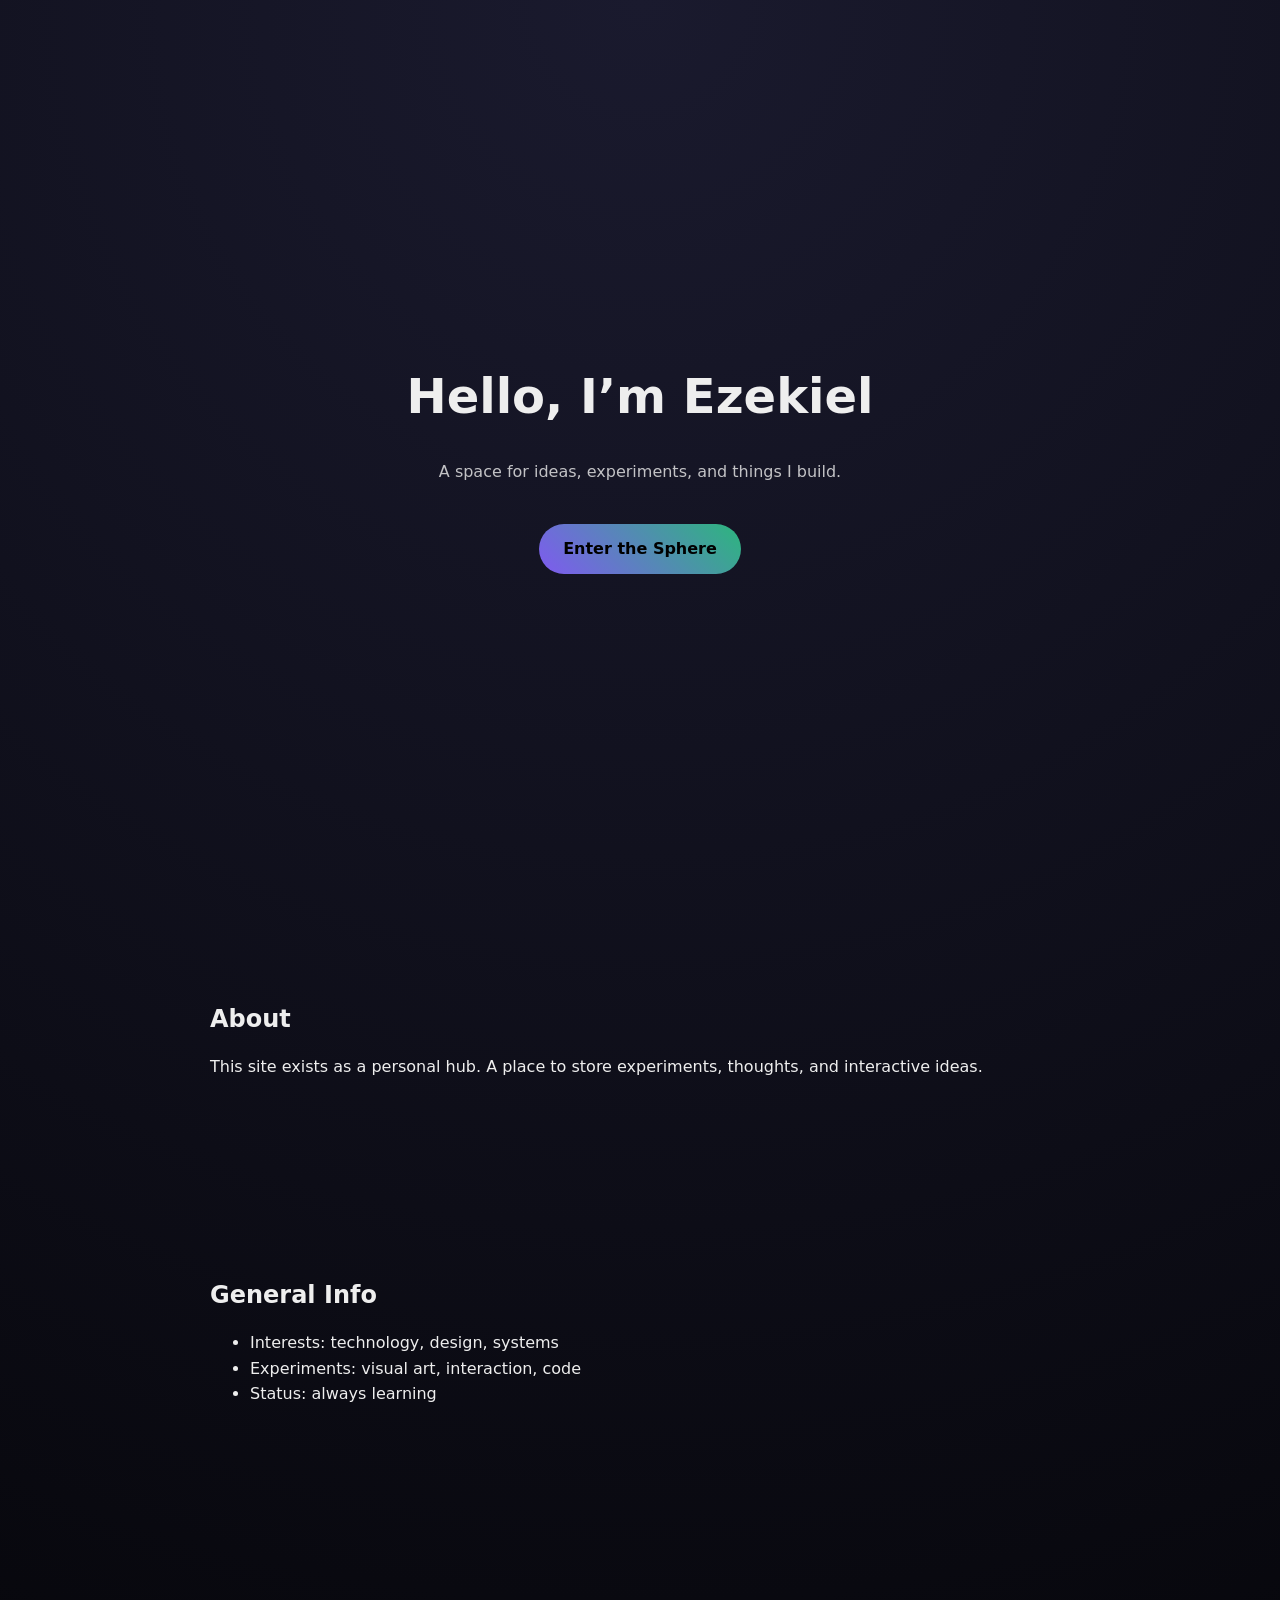
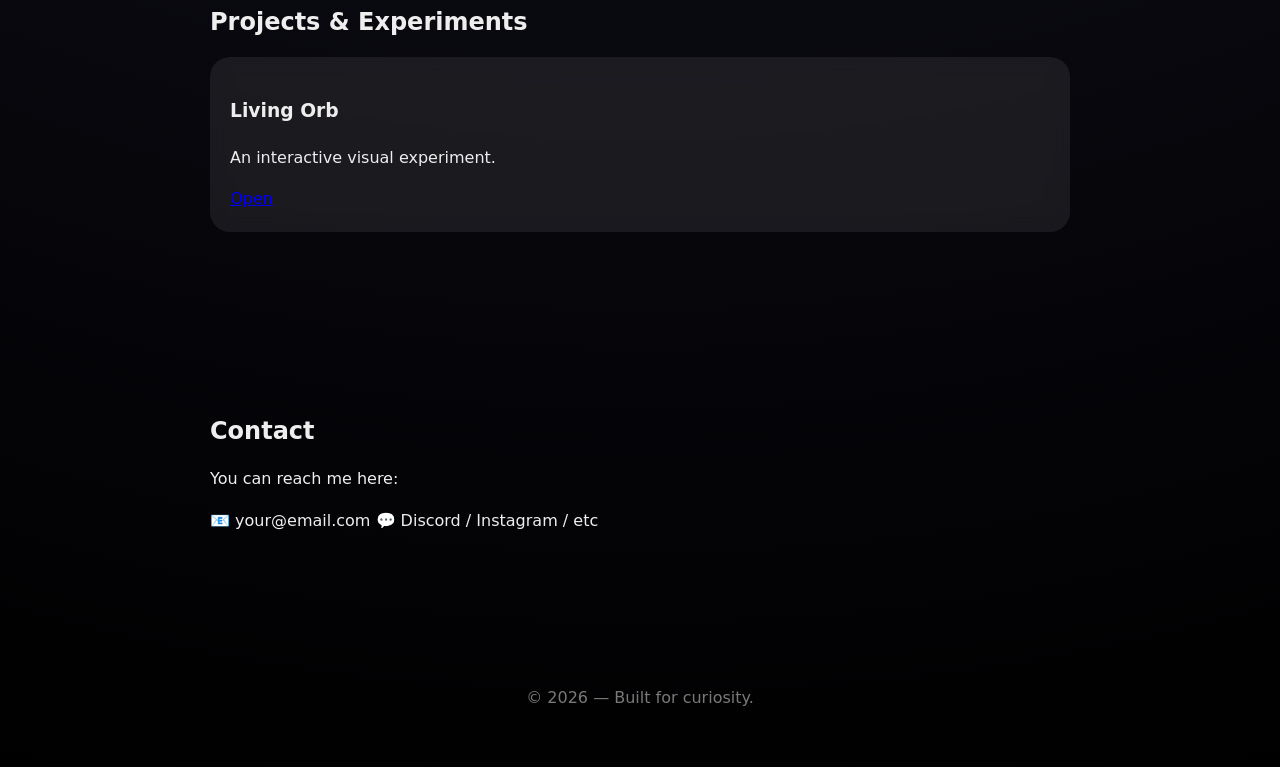
<file: index.html>
<!DOCTYPE html>
<html lang="en">
<head>
  <meta charset="UTF-8">
  <title>Your Name</title>
  <link rel="stylesheet" href="styles.css">
</head>
<body>

<header class="hero">
  <h1>Hello, I’m Ezekiel</h1>
  <p>A space for ideas, experiments, and things I build.</p>
  <a href="orb.html" class="btn">Enter the Sphere</a>
</header>

<section id="about">
  <h2>About</h2>
  <p>
    This site exists as a personal hub.  
    A place to store experiments, thoughts, and interactive ideas.
  </p>
</section>

<section id="info">
  <h2>General Info</h2>
  <ul>
    <li>Interests: technology, design, systems</li>
    <li>Experiments: visual art, interaction, code</li>
    <li>Status: always learning</li>
  </ul>
</section>

<section id="projects">
  <h2>Projects & Experiments</h2>
  <div class="card">
    <h3>Living Orb</h3>
    <p>An interactive visual experiment.</p>
    <a href="orb.html">Open</a>
  </div>
</section>

<section id="contact">
  <h2>Contact</h2>
  <p>
    You can reach me here:
  </p>
  <p>
    📧 your@email.com  
    💬 Discord / Instagram / etc
  </p>
</section>

<footer>
  <p>© 2026 — Built for curiosity.</p>
</footer>

</body>
</html>
</file>
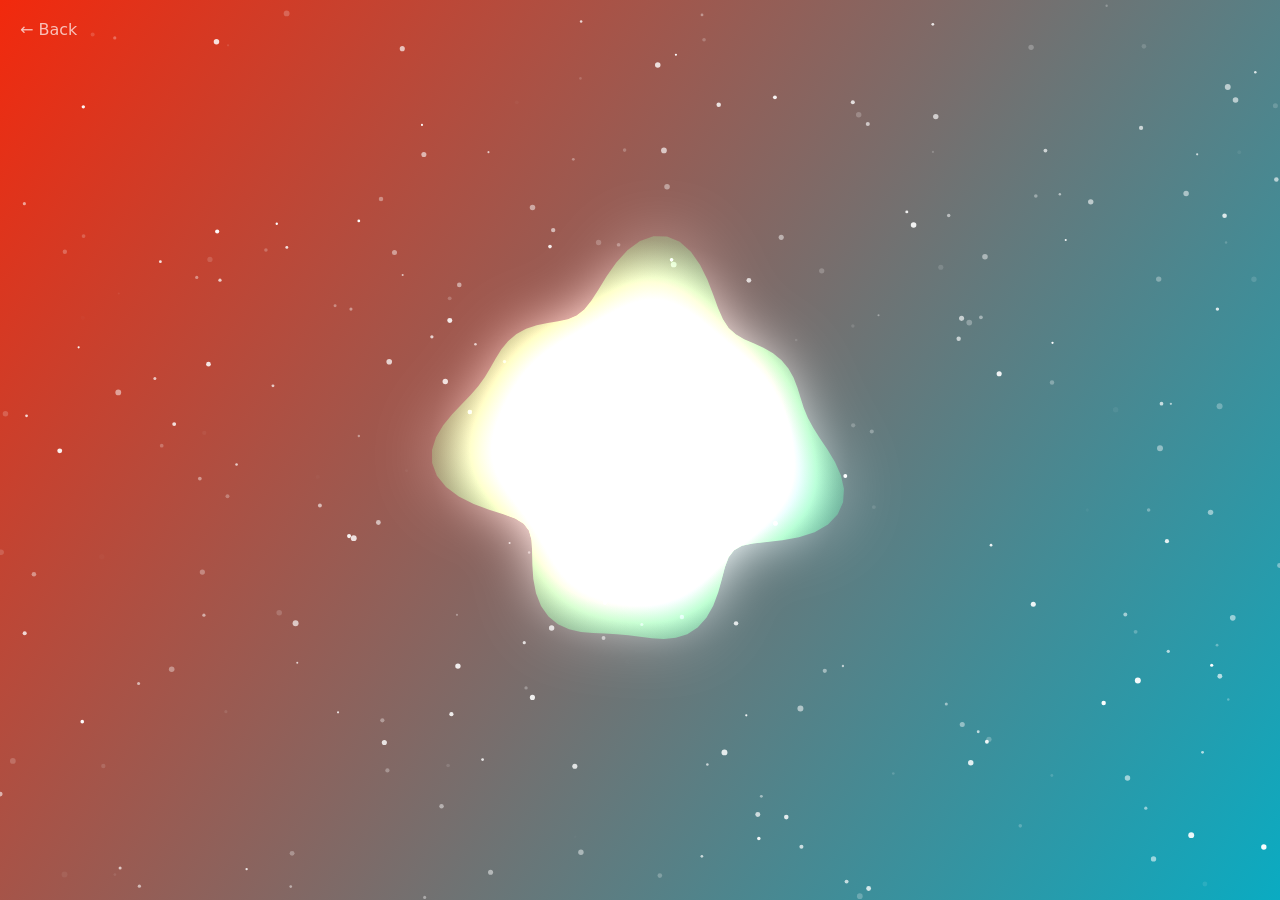
<file: orb.html>
<!DOCTYPE html>
<html lang="en">
<head>
<meta charset="UTF-8" />
<title>Living Orb</title>
<style>
  html, body {
    margin: 0;
    padding: 0;
    height: 100%;
    overflow: hidden;
    background: black;
  }
  canvas {
    display: block;
  }
  .back {
    position: fixed;
    top: 20px;
    left: 20px;
    color: white;
    text-decoration: none;
    font-family: system-ui, sans-serif;
    opacity: 0.7;
  }
</style>
</head>

<body>
<a href="index.html" class="back">← Back</a>
<canvas id="canvas"></canvas>

<script>
const canvas = document.getElementById("canvas");
const ctx = canvas.getContext("2d");

function resize() {
  canvas.width = window.innerWidth;
  canvas.height = window.innerHeight;
}
window.addEventListener("resize", resize);
resize();

const mouse = { x: canvas.width / 2, y: canvas.height / 2 };
window.addEventListener("mousemove", e => {
  mouse.x = e.clientX;
  mouse.y = e.clientY;
});

let time = 0;

const sparkles = Array.from({ length: 250 }, () => ({
  x: Math.random() * canvas.width,
  y: Math.random() * canvas.height,
  r: Math.random() * 2 + 1,
  a: Math.random(),
  vx: (Math.random() - 0.5) * 0.4,
  vy: (Math.random() - 0.5) * 0.4
}));

function drawBackground() {
  const g = ctx.createLinearGradient(0, 0, canvas.width, canvas.height);
  g.addColorStop(0, `hsl(${time * 20 % 360}, 90%, 50%)`);
  g.addColorStop(1, `hsl(${(time * 20 + 180) % 360}, 90%, 40%)`);
  ctx.fillStyle = g;
  ctx.fillRect(0, 0, canvas.width, canvas.height);
}

function drawSparkles() {
  for (let s of sparkles) {
    s.x += s.vx;
    s.y += s.vy;

    if (s.x < 0) s.x = canvas.width;
    if (s.x > canvas.width) s.x = 0;
    if (s.y < 0) s.y = canvas.height;
    if (s.y > canvas.height) s.y = 0;

    ctx.fillStyle = `rgba(255,255,255,${s.a})`;
    ctx.beginPath();
    ctx.arc(s.x, s.y, s.r, 0, Math.PI * 2);
    ctx.fill();
  }
}

function drawOrb() {
  const cx = canvas.width / 2;
  const cy = canvas.height / 2;

  const dx = mouse.x - cx;
  const dy = mouse.y - cy;
  const dist = Math.sqrt(dx * dx + dy * dy);

  const baseRadius = Math.min(canvas.width, canvas.height) * 0.18;
  const pulse = Math.sin(time * 2) * 20;

  ctx.save();
  ctx.translate(cx, cy);
  ctx.beginPath();

  const points = 100;
  for (let i = 0; i <= points; i++) {
    const angle = (i / points) * Math.PI * 2;
    const noise =
      Math.sin(angle * 4 + time * 3) * 25 +
      Math.sin(angle * 7 - time * 2) * 15;

    const attraction = Math.max(0, 1 - dist / 500);
    const r = baseRadius + pulse + noise * attraction;

    const x = Math.cos(angle) * r;
    const y = Math.sin(angle) * r;

    if (i === 0) ctx.moveTo(x, y);
    else ctx.lineTo(x, y);
  }

  ctx.closePath();

  const glow = ctx.createRadialGradient(0, 0, 50, 0, 0, baseRadius * 1.3);
  glow.addColorStop(0, `hsla(${time * 60 % 360}, 100%, 70%, 1)`);
  glow.addColorStop(1, `hsla(${(time * 60 + 120) % 360}, 100%, 40%, 0.2)`);

  ctx.globalCompositeOperation = "lighter";
  ctx.fillStyle = glow;
  ctx.shadowBlur = 60;
  ctx.shadowColor = "white";
  ctx.fill();
  ctx.restore();

  ctx.globalCompositeOperation = "source-over";
}

function animate() {
  time += 0.01;
  ctx.clearRect(0, 0, canvas.width, canvas.height);
  drawBackground();
  drawSparkles();
  drawOrb();
  requestAnimationFrame(animate);
}

animate();
</script>
</body>
</html>
</file>
<file: styles.css>
* {
  box-sizing: border-box;
  font-family: system-ui, sans-serif;
}

body {
  margin: 0;
  background: radial-gradient(circle at top, #1a1a2e, #000);
  color: #eee;
  line-height: 1.6;
}

.hero {
  min-height: 100vh;
  display: flex;
  flex-direction: column;
  justify-content: center;
  align-items: center;
  text-align: center;
}

.hero h1 {
  font-size: 3rem;
  margin-bottom: 0.5rem;
}

.hero p {
  opacity: 0.8;
}

.btn {
  margin-top: 1.5rem;
  padding: 12px 24px;
  border-radius: 30px;
  background: linear-gradient(45deg, #7f5af0, #2cb67d);
  color: black;
  text-decoration: none;
  font-weight: bold;
}

section {
  max-width: 900px;
  margin: 0 auto;
  padding: 80px 20px;
}

h2 {
  margin-bottom: 1rem;
}

.card {
  background: rgba(255,255,255,0.08);
  border-radius: 20px;
  padding: 20px;
  backdrop-filter: blur(10px);
}

footer {
  text-align: center;
  padding: 40px;
  opacity: 0.5;
}
</file>
